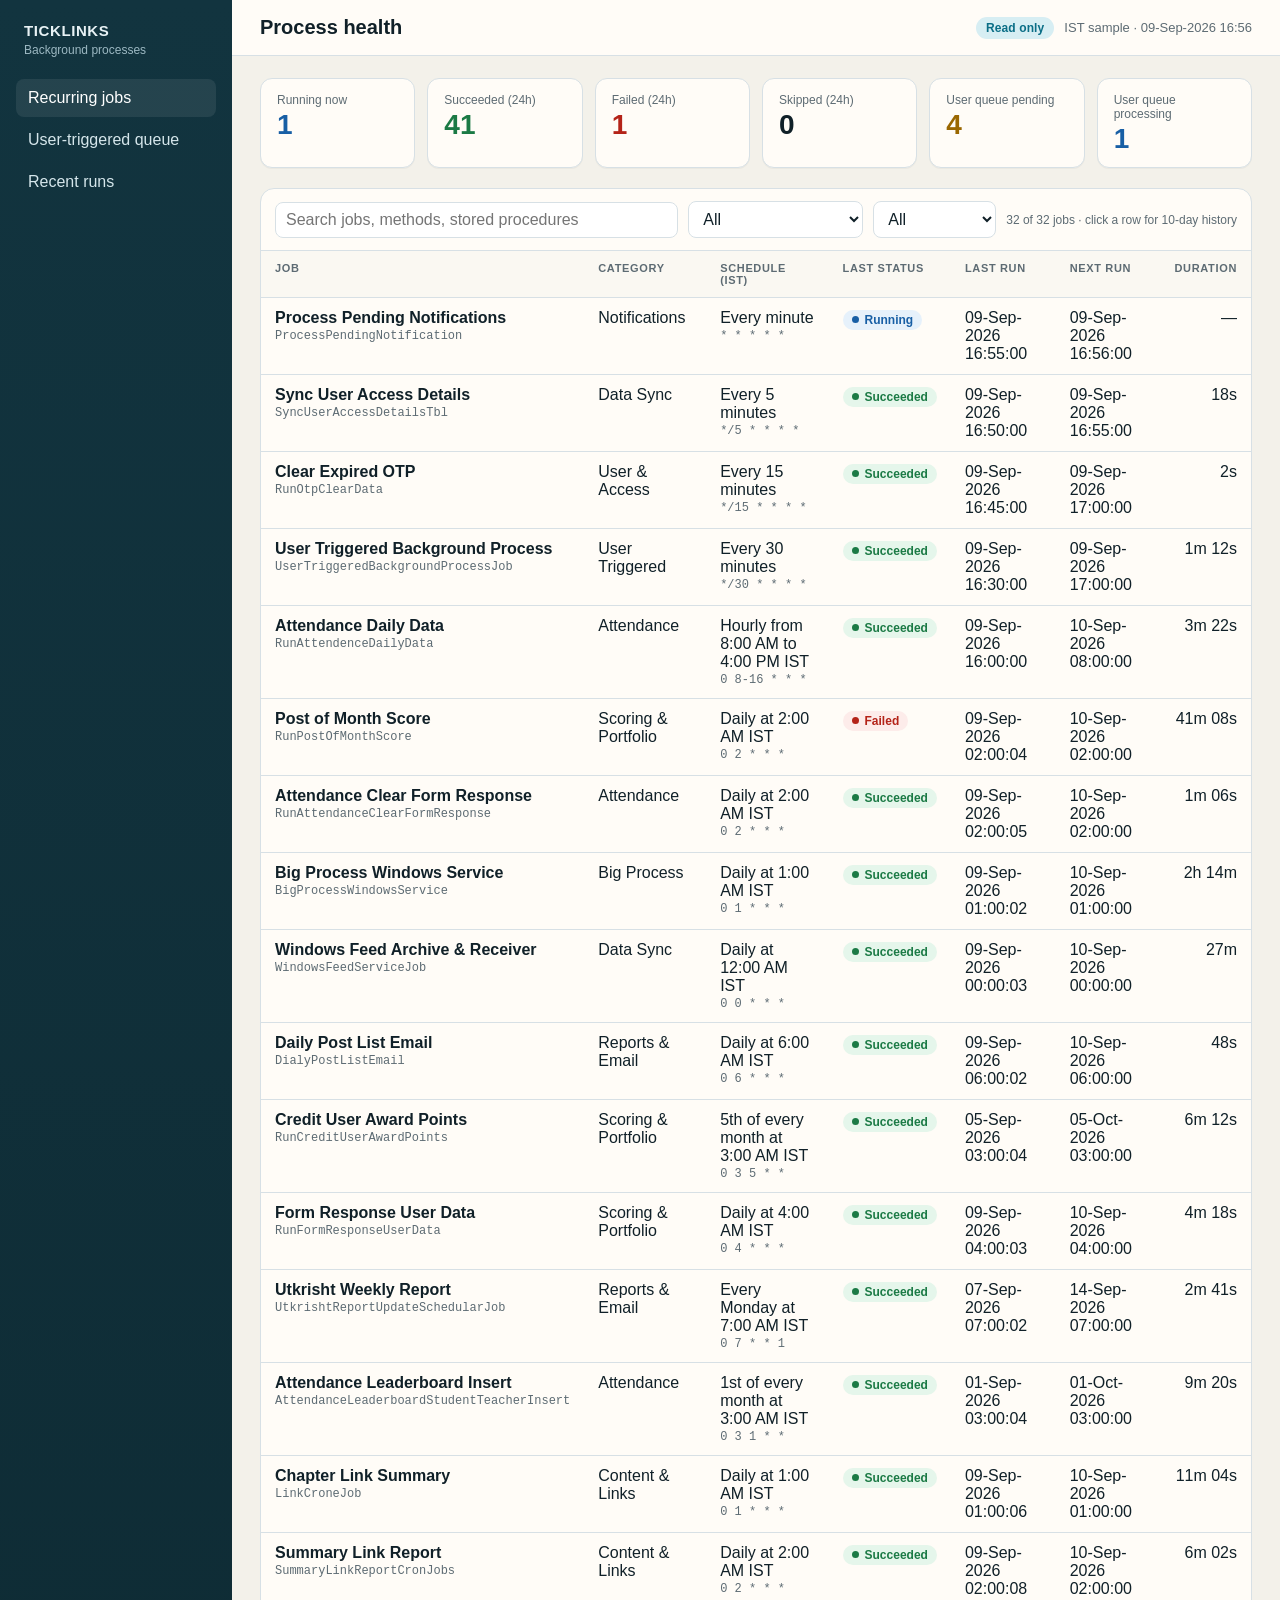
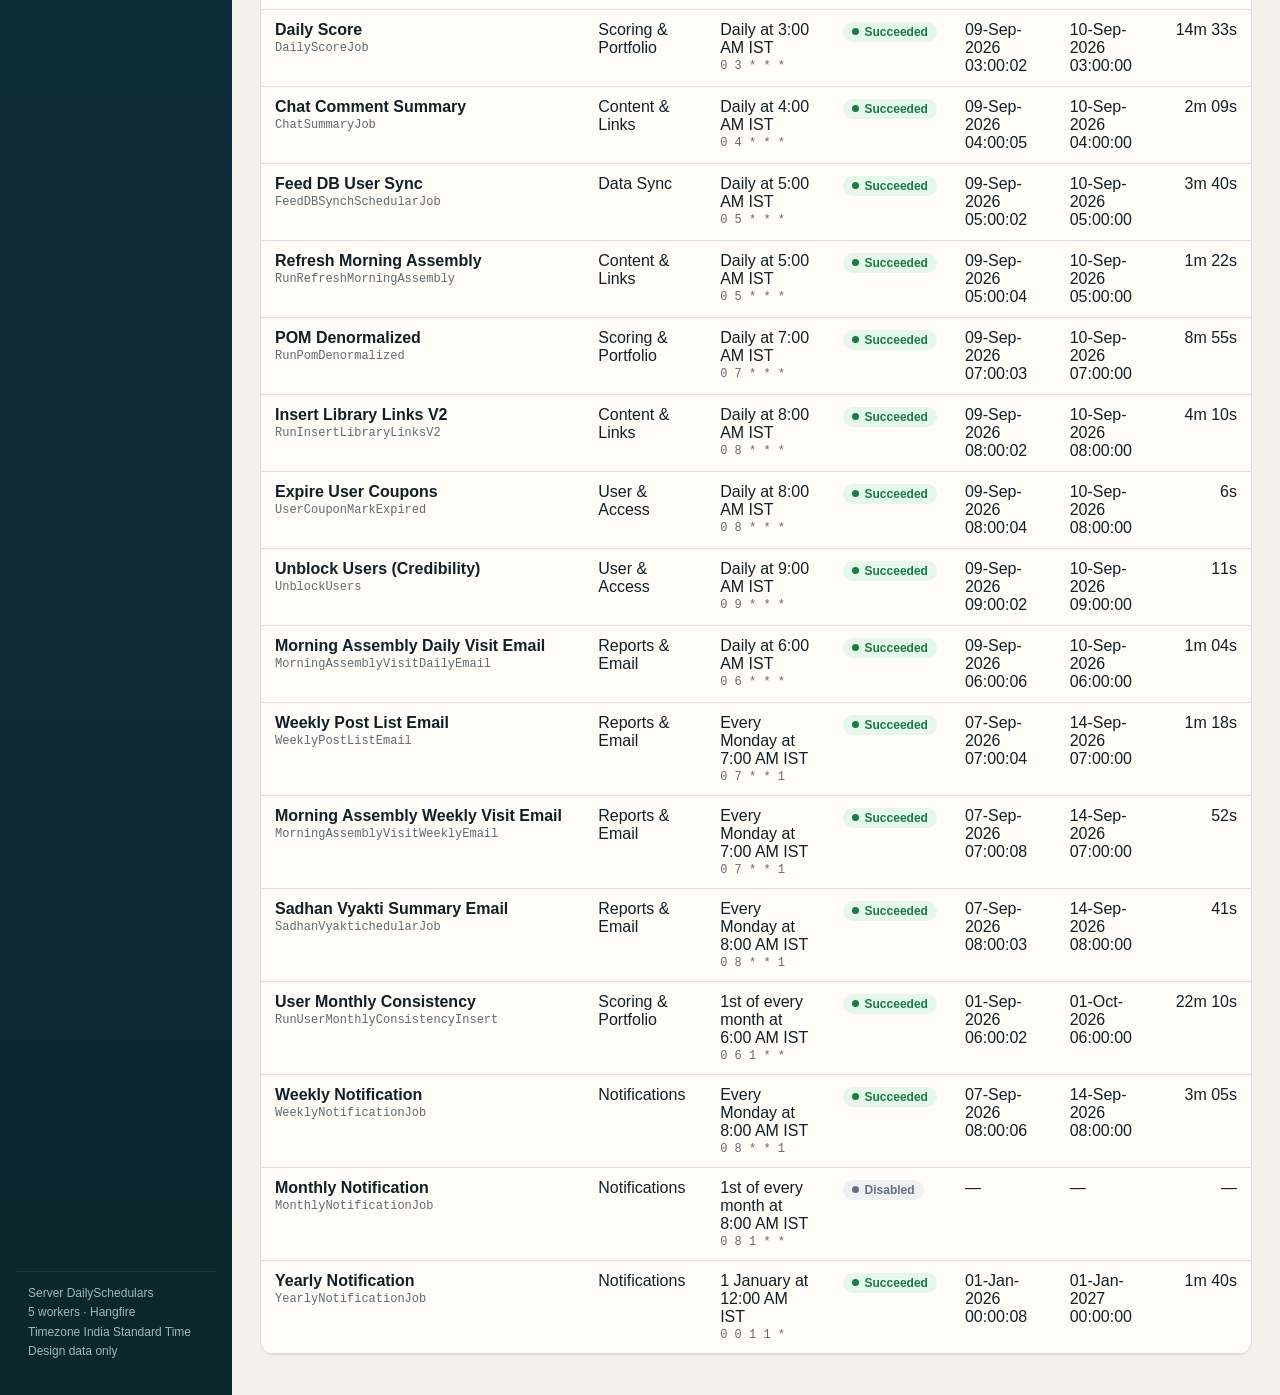
<file: index.html>
<!DOCTYPE html>
<html lang="en">
<head>
  <meta charset="UTF-8" />
  <meta name="viewport" content="width=device-width, initial-scale=1.0" />
  <title>TickLinks — Background Process Dashboard</title>
  <link rel="stylesheet" href="assets/dashboard.css" />
</head>
<body>
  <aside class="sidebar">
    <div class="brand">
      <strong>TICKLINKS</strong>
      <span>Background processes</span>
    </div>
    <nav class="nav">
      <button type="button" class="active" data-view="jobs">Recurring jobs</button>
      <button type="button" id="nav-queue" data-view="queue">User-triggered queue</button>
      <button type="button" data-view="runs">Recent runs</button>
    </nav>
    <div class="side-meta" id="side-meta"></div>
  </aside>

  <div class="main">
    <header class="topbar">
      <div>
        <h1 id="page-title">Process health</h1>
      </div>
      <div class="top-actions">
        <span class="badge ro">Read only</span>
        <span class="clock" id="clock"></span>
      </div>
    </header>

    <main class="content">
      <section class="kpis" id="kpis"></section>
      <section class="panel day-panel" id="days" hidden></section>
      <section class="panel" id="view"></section>
    </main>
  </div>

  <div class="drawer-backdrop" id="backdrop"></div>
  <aside class="drawer" id="drawer" aria-hidden="true"></aside>

  <script src="assets/format.js"></script>
  <script src="assets/data.js"></script>
  <script src="assets/history.js"></script>
  <script src="assets/app.js"></script>
</body>
</html>
</file>
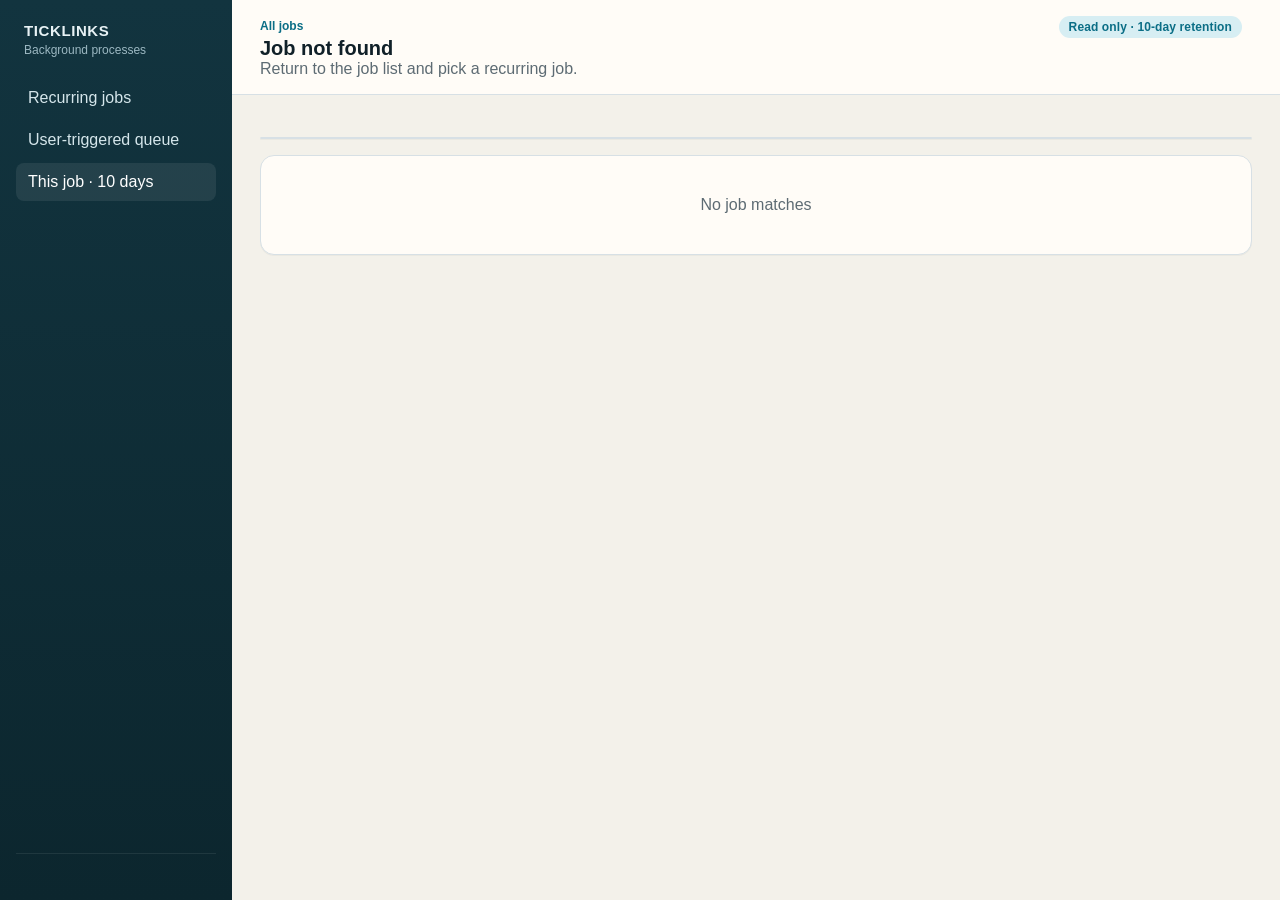
<file: job.html>
<!DOCTYPE html>
<html lang="en">
<head>
  <meta charset="UTF-8" />
  <meta name="viewport" content="width=device-width, initial-scale=1.0" />
  <title>Job history — TickLinks</title>
  <link rel="stylesheet" href="assets/dashboard.css" />
</head>
<body class="job-page">
  <aside class="sidebar">
    <div class="brand">
      <strong>TICKLINKS</strong>
      <span>Background processes</span>
    </div>
    <nav class="nav">
      <a href="index.html">Recurring jobs</a>
      <a id="nav-queue" href="index.html#queue">User-triggered queue</a>
      <a class="active" href="#">This job · 10 days</a>
    </nav>
    <div class="side-meta" id="side-meta"></div>
  </aside>

  <div class="main">
    <header class="topbar">
      <div>
        <a class="back-link" href="index.html">All jobs</a>
        <h1 id="page-title">Job history</h1>
        <div class="muted" id="page-sub"></div>
      </div>
      <div class="top-actions">
        <span class="badge ro">Read only · 10-day retention</span>
        <span class="clock" id="clock"></span>
      </div>
    </header>

    <main class="content">
      <section class="kpis" id="kpis"></section>
      <section class="panel day-panel" id="days"></section>
      <section class="panel" id="view"></section>
    </main>
  </div>

  <div class="drawer-backdrop" id="backdrop"></div>
  <aside class="drawer" id="drawer" aria-hidden="true"></aside>

  <script src="assets/format.js"></script>
  <script src="assets/data.js"></script>
  <script src="assets/history.js"></script>
  <script src="assets/job.js"></script>
</body>
</html>
</file>
<file: assets/dashboard.css>
:root {
  --ink: #102028;
  --muted: #5d6b73;
  --line: #d7e0e5;
  --paper: #f3f1ea;
  --card: #fffcf7;
  --sidebar: #12343f;
  --sidebar-2: #0c262e;
  --accent: #0b6e86;
  --accent-soft: #d7eef3;
  --ok: #1b7a45;
  --ok-bg: #e5f6eb;
  --bad: #b42318;
  --bad-bg: #fdecea;
  --run: #185fa5;
  --run-bg: #e6f1fb;
  --skip: #6b5a1f;
  --skip-bg: #f6efd6;
  --off: #667085;
  --off-bg: #eef0f2;
  --warn: #9a6700;
  --warn-bg: #fff4d6;
  --shadow: 0 1px 0 rgba(16, 32, 40, 0.04);
  --mono: "Cascadia Mono", "Segoe UI Mono", "Consolas", monospace;
  --sans: "Segoe UI", "Avenir Next", "Trebuchet MS", sans-serif;
}

* { box-sizing: border-box; }
html, body { margin: 0; height: 100%; }
body {
  font-family: var(--sans);
  color: var(--ink);
  background: var(--paper);
  display: grid;
  grid-template-columns: 232px 1fr;
  min-height: 100vh;
}

button, input, select { font: inherit; }

.sidebar {
  background: linear-gradient(180deg, var(--sidebar) 0%, var(--sidebar-2) 100%);
  color: #e8f2f5;
  padding: 22px 16px;
  display: flex;
  flex-direction: column;
  gap: 22px;
}
.brand { display: flex; flex-direction: column; gap: 4px; padding: 0 8px; }
.brand strong { font-size: 15px; letter-spacing: 0.04em; }
.brand span { color: #9cb8c2; font-size: 12px; }
.nav { display: flex; flex-direction: column; gap: 4px; }
.nav button {
  text-align: left;
  background: transparent;
  border: 0;
  color: #d5e6eb;
  padding: 10px 12px;
  border-radius: 8px;
  cursor: pointer;
}
.nav a {
  display: block;
  text-decoration: none;
  text-align: left;
  background: transparent;
  color: #d5e6eb;
  padding: 10px 12px;
  border-radius: 8px;
  cursor: pointer;
}
.nav button.active,
.nav button:hover,
.nav a.active,
.nav a:hover { background: rgba(255,255,255,0.08); color: #fff; }
.back-link {
  display: inline-block;
  font-size: 12px;
  color: var(--accent);
  text-decoration: none;
  font-weight: 650;
  margin-bottom: 4px;
}
.back-link:hover { text-decoration: underline; }
.topbar h1 { margin: 0; font-size: 20px; font-weight: 650; }
.job-page .topbar { align-items: flex-start; }
.kpi .value.avg { font-size: 22px; }
.day-panel { margin-bottom: 16px; }
.day-row {
  display: flex;
  gap: 8px;
  padding: 12px 14px 16px;
  overflow: auto;
}
.day-chip {
  position: relative;
  min-width: 78px;
  border: 1px solid var(--line);
  background: #fff;
  border-radius: 10px;
  padding: 8px 10px 12px;
  cursor: pointer;
  color: var(--ink);
  text-align: left;
}
.day-chip span {
  display: block;
  color: var(--muted);
  font-size: 11px;
  margin-top: 4px;
}
.day-chip i {
  display: block;
  width: 8px;
  background: var(--accent);
  border-radius: 4px 4px 0 0;
  margin-top: 8px;
}
.day-chip.active { border-color: var(--accent); background: var(--accent-soft); }
.day-chip.has-fail i { background: var(--bad); }
.pager {
  display: flex;
  align-items: center;
  justify-content: flex-end;
  gap: 12px;
  padding: 12px 14px;
  border-top: 1px solid var(--line);
  color: var(--muted);
  font-size: 13px;
}
.pager button {
  border: 1px solid var(--line);
  background: #fff;
  border-radius: 8px;
  padding: 6px 12px;
  cursor: pointer;
}
.pager button:disabled { opacity: 0.4; cursor: default; }
.side-meta {
  margin-top: auto;
  font-size: 12px;
  color: #9cb8c2;
  padding: 12px;
  border-top: 1px solid rgba(255,255,255,0.08);
  line-height: 1.6;
}

.main { min-width: 0; display: flex; flex-direction: column; }
.topbar {
  display: flex;
  align-items: center;
  justify-content: space-between;
  padding: 16px 28px;
  border-bottom: 1px solid var(--line);
  background: var(--card);
}
.topbar h1 { margin: 0; font-size: 20px; font-weight: 650; }
.top-actions { display: flex; align-items: center; gap: 10px; }
.badge {
  display: inline-flex;
  align-items: center;
  gap: 6px;
  border-radius: 999px;
  padding: 4px 10px;
  font-size: 12px;
  font-weight: 600;
  letter-spacing: 0.01em;
}
.badge.ro { background: var(--accent-soft); color: var(--accent); }
.clock { color: var(--muted); font-size: 13px; }

.content { padding: 22px 28px 40px; }

.kpis {
  display: grid;
  grid-template-columns: repeat(6, minmax(0, 1fr));
  gap: 12px;
  margin-bottom: 20px;
}
.kpis.queue-off { grid-template-columns: repeat(4, minmax(0, 1fr)); }
.kpi {
  background: var(--card);
  border: 1px solid var(--line);
  border-radius: 12px;
  padding: 14px 16px;
  box-shadow: var(--shadow);
}
.kpi .label { color: var(--muted); font-size: 12px; }
.kpi .value { font-size: 28px; font-weight: 700; margin-top: 4px; line-height: 1; }
.kpi.running .value { color: var(--run); }
.kpi.ok .value { color: var(--ok); }
.kpi.bad .value { color: var(--bad); }
.kpi.warn .value { color: var(--warn); }

.panel {
  background: var(--card);
  border: 1px solid var(--line);
  border-radius: 14px;
  box-shadow: var(--shadow);
  overflow: hidden;
}
.toolbar {
  display: flex;
  gap: 10px;
  align-items: center;
  padding: 12px 14px;
  border-bottom: 1px solid var(--line);
  flex-wrap: wrap;
}
.toolbar input, .toolbar select {
  border: 1px solid var(--line);
  background: #fff;
  border-radius: 8px;
  padding: 8px 10px;
  color: var(--ink);
}
.toolbar input { min-width: 240px; flex: 1; }
.hint { margin-left: auto; color: var(--muted); font-size: 12px; }

table { width: 100%; border-collapse: collapse; }
th, td { text-align: left; padding: 11px 14px; border-bottom: 1px solid var(--line); vertical-align: top; }
th { font-size: 11px; text-transform: uppercase; letter-spacing: 0.06em; color: var(--muted); font-weight: 700; background: #faf8f2; }
tbody tr { cursor: pointer; }
tbody tr:hover { background: #f6fbfc; }
tbody tr.selected { background: var(--accent-soft); }
.job-name { font-weight: 650; }
.job-method { color: var(--muted); font-size: 12px; font-family: var(--mono); margin-top: 2px; }
.muted { color: var(--muted); }
.right { text-align: right; }

.status {
  display: inline-flex;
  align-items: center;
  gap: 6px;
  border-radius: 999px;
  padding: 3px 9px;
  font-size: 12px;
  font-weight: 650;
}
.status::before {
  content: "";
  width: 7px;
  height: 7px;
  border-radius: 50%;
  background: currentColor;
}
.status.Succeeded { background: var(--ok-bg); color: var(--ok); }
.status.Failed { background: var(--bad-bg); color: var(--bad); }
.status.Running, .status.Processing { background: var(--run-bg); color: var(--run); }
.status.Skipped { background: var(--skip-bg); color: var(--skip); }
.status.Disabled { background: var(--off-bg); color: var(--off); }
.status.Pending { background: var(--warn-bg); color: var(--warn); }
.status.Success { background: var(--ok-bg); color: var(--ok); }

.empty { padding: 40px; text-align: center; color: var(--muted); }

.drawer-backdrop {
  position: fixed;
  inset: 0;
  background: rgba(16, 32, 40, 0.28);
  opacity: 0;
  pointer-events: none;
  transition: opacity 0.18s ease;
}
.drawer-backdrop.open { opacity: 1; pointer-events: auto; }
.drawer {
  position: fixed;
  top: 0;
  right: 0;
  width: min(980px, 92vw);
  height: 100%;
  background: var(--card);
  border-left: 1px solid var(--line);
  transform: translateX(100%);
  transition: transform 0.2s ease;
  display: flex;
  flex-direction: column;
}
.drawer.open { transform: translateX(0); }
.drawer-head {
  padding: 18px 20px 12px;
  border-bottom: 1px solid var(--line);
}
.drawer-head h2 { margin: 6px 0 4px; font-size: 20px; }
.drawer-close {
  float: right;
  border: 0;
  background: var(--paper);
  width: 32px;
  height: 32px;
  border-radius: 8px;
  cursor: pointer;
}
.meta-grid {
  display: grid;
  grid-template-columns: 1fr 1fr;
  gap: 10px 16px;
  padding: 14px 20px;
  font-size: 13px;
  border-bottom: 1px solid var(--line);
}
.meta-grid .k { color: var(--muted); font-size: 11px; text-transform: uppercase; letter-spacing: 0.05em; }
.meta-grid .v { margin-top: 2px; }
.drawer-body { overflow: auto; padding: 12px 16px 32px; }
.section-title { font-size: 12px; text-transform: uppercase; letter-spacing: 0.07em; color: var(--muted); margin: 8px 0 10px; }

.log-head,
.log-row {
  display: grid;
  grid-template-columns: minmax(220px, 1.4fr) 88px 88px 88px 88px;
  gap: 8px;
  align-items: center;
}
.log-head {
  padding: 8px 10px;
  color: var(--muted);
  font-size: 11px;
  font-weight: 700;
  text-transform: uppercase;
  letter-spacing: 0.05em;
  border-bottom: 1px solid var(--line);
  position: sticky;
  top: 0;
  background: var(--card);
  z-index: 1;
}
.log-tree,
.log-sub {
  list-style: none;
  margin: 0;
  padding: 0;
}
.log-sub {
  display: none;
  margin-left: 18px;
  padding-left: 12px;
  border-left: 1px solid var(--line);
}
.log-node.open > .log-sub { display: block; }
.log-node {
  margin: 0;
}
.log-row {
  padding: 8px 10px;
  border-radius: 6px;
  font-size: 13px;
}
.log-node.has-kids > .log-row {
  cursor: pointer;
}
.log-node.has-kids > .log-row:hover,
.log-node.leaf > .log-row:hover {
  background: #f4f8f9;
}
.log-node.fail > .log-row { background: var(--bad-bg); }
.log-toggle {
  display: inline-flex;
  width: 16px;
  height: 16px;
  align-items: center;
  justify-content: center;
  color: var(--muted);
  font-size: 10px;
  flex: 0 0 16px;
}
.log-name {
  display: flex;
  align-items: center;
  gap: 8px;
  min-width: 0;
  font-weight: 650;
  font-family: var(--mono);
  font-size: 12.5px;
}
.log-node.has-kids > .log-row .log-name { color: var(--ink); }
.log-count {
  font-style: normal;
  font-weight: 650;
  font-family: var(--sans);
  font-size: 11px;
  color: var(--accent);
  background: var(--accent-soft);
  border-radius: 999px;
  padding: 1px 8px;
  white-space: nowrap;
}
.log-row .log-toggle::before { content: ""; }
.log-node.has-kids > .log-row .log-toggle::before { content: "▸"; color: var(--accent); font-size: 14px; }
.log-node.has-kids.open > .log-row .log-toggle::before { content: "▾"; }
.log-col-start,
.log-col-end,
.log-col-gap,
.log-col-total {
  font-family: var(--mono);
  font-size: 12px;
  color: #3d4f57;
  white-space: nowrap;
}
.log-extra {
  margin: 0 10px 8px 28px;
  color: var(--muted);
  font-size: 12px;
}
.log-tree > .log-node > .log-row .log-name {
  padding-left: 0;
}

.seg {
  display: flex;
  border: 1px solid var(--line);
  border-radius: 8px;
  overflow: hidden;
  background: #fff;
}
.seg button {
  border: 0;
  background: transparent;
  padding: 8px 12px;
  cursor: pointer;
  color: var(--muted);
}
.seg button.active {
  background: var(--accent-soft);
  color: var(--accent);
  font-weight: 650;
}
.run-link {
  font-family: var(--mono);
  color: var(--accent);
  text-decoration: none;
  font-weight: 650;
  font-size: 12px;
}
.run-link:hover { text-decoration: underline; }
.queue-param { font-family: var(--mono); font-size: 12px; color: #345; }
.run-block {
  border: 1px solid var(--line);
  border-radius: 12px;
  margin-bottom: 14px;
  overflow: hidden;
  background: #fff;
}
.run-block-head {
  display: flex;
  align-items: flex-start;
  justify-content: space-between;
  gap: 12px;
  padding: 12px 14px;
  background: #f7fafb;
  border-bottom: 1px solid var(--line);
}
.run-block-head h3 { margin: 0 0 4px; font-size: 14px; }
.run-block .req-card { margin: 10px 12px; }
.run-block .req-card:last-child { margin-bottom: 12px; }
.open-log {
  display: inline-flex;
  align-items: center;
  border-radius: 8px;
  padding: 6px 10px;
  background: var(--accent);
  color: #fff;
  text-decoration: none;
  font-size: 12px;
  font-weight: 650;
  white-space: nowrap;
}
.open-log:hover { filter: brightness(1.05); }
.queue-pills { display: flex; flex-wrap: wrap; gap: 6px; margin-top: 6px; }
.queue-pill {
  font-size: 11px;
  font-weight: 650;
  border-radius: 999px;
  padding: 2px 8px;
  background: var(--off-bg);
  color: var(--off);
}
.queue-pill.Pending { background: var(--warn-bg); color: var(--warn); }
.queue-pill.Processing { background: var(--run-bg); color: var(--run); }
.queue-pill.Success { background: var(--ok-bg); color: var(--ok); }
.queue-pill.Failed { background: var(--bad-bg); color: var(--bad); }
.day-block { border-bottom: 1px solid var(--line); }
.day-block:last-child { border-bottom: 0; }
.day-block-head {
  padding: 10px 14px 0;
  font-size: 12px;
  font-weight: 700;
  color: var(--muted);
  text-transform: uppercase;
  letter-spacing: 0.06em;
}
.req-card {
  border: 1px solid var(--line);
  border-radius: 10px;
  padding: 12px 14px;
  margin-bottom: 10px;
  background: #fff;
}
.req-card.Failed { background: var(--bad-bg); }
.req-card.Pending { background: #fffaf0; }
.req-card.Processing { background: #f4f8fc; }
.req-card-top {
  display: flex;
  align-items: center;
  justify-content: space-between;
  gap: 10px;
  margin-bottom: 8px;
}
.req-grid {
  display: grid;
  grid-template-columns: 1fr 1fr;
  gap: 8px 16px;
  font-size: 13px;
}
.req-grid .k { color: var(--muted); font-size: 11px; text-transform: uppercase; letter-spacing: 0.04em; }
.req-grid .v { margin-top: 2px; font-family: var(--mono); font-size: 12px; }
.req-fail { margin-top: 8px; color: var(--bad); font-size: 12px; }
.note {
  font-size: 12px;
  color: var(--muted);
  background: #f7f4ea;
  border: 1px dashed #d9d0b4;
  border-radius: 8px;
  padding: 10px 12px;
  margin-bottom: 16px;
}

@media (max-width: 1100px) {
  body { grid-template-columns: 1fr; }
  .sidebar { flex-direction: row; align-items: center; gap: 16px; padding: 12px 16px; }
  .nav { flex-direction: row; overflow: auto; }
  .side-meta, .brand span { display: none; }
  .kpis { grid-template-columns: repeat(3, 1fr); }
}
@media (max-width: 720px) {
  .kpis { grid-template-columns: repeat(2, 1fr); }
  .content, .topbar { padding-left: 14px; padding-right: 14px; }
  .run { grid-template-columns: 1fr; }
}
</file>
